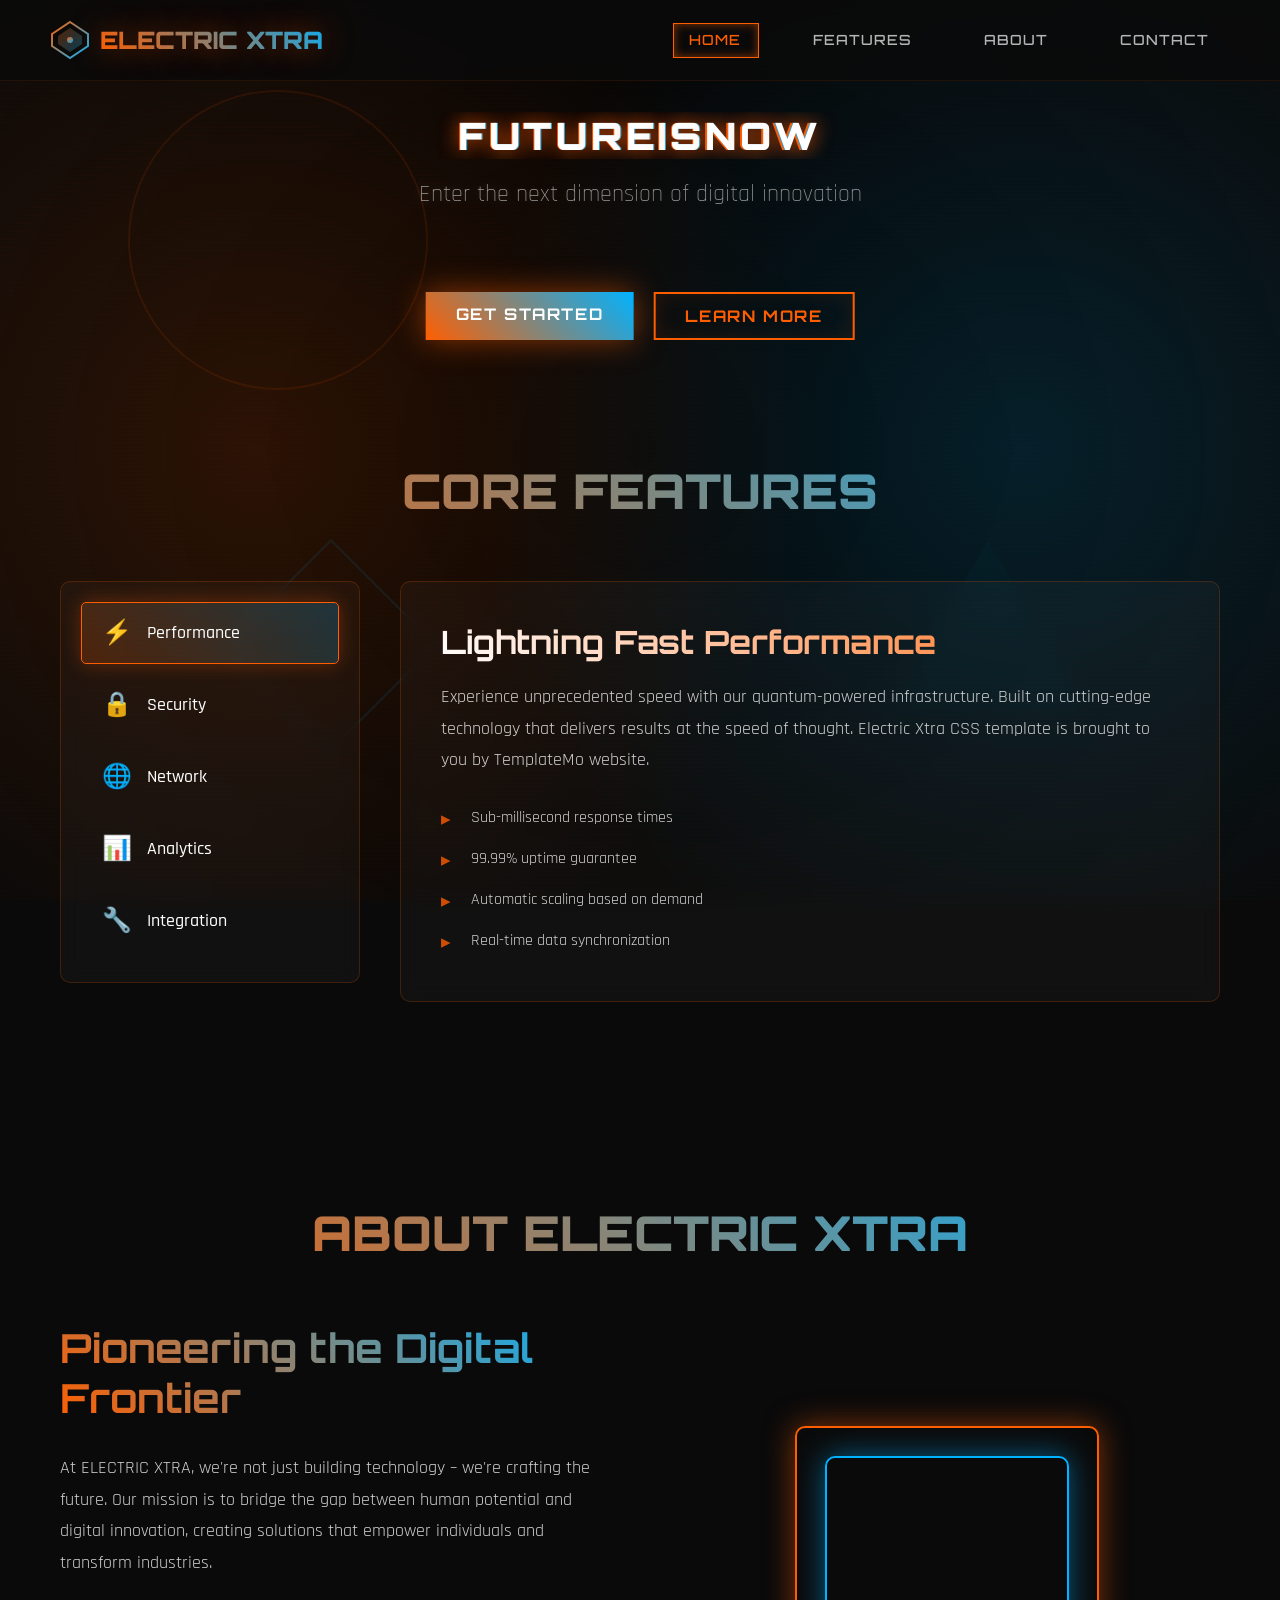
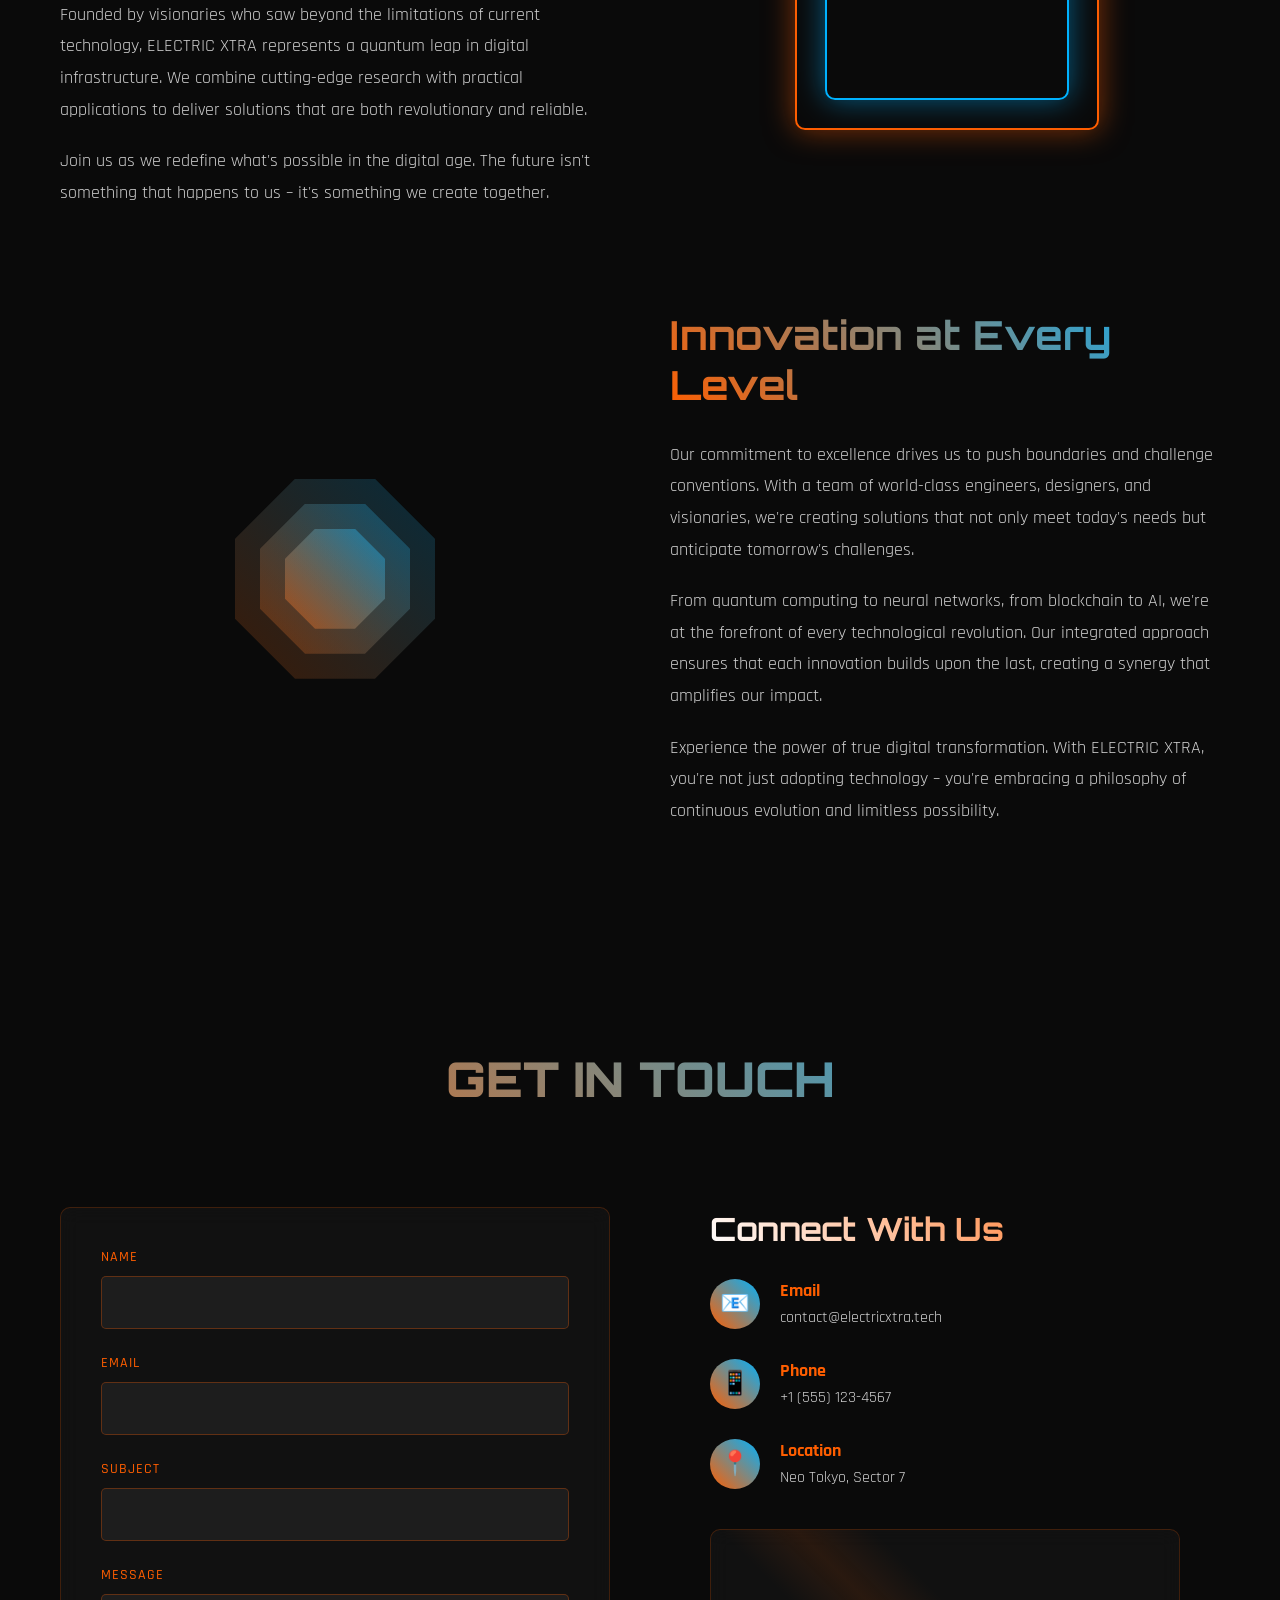
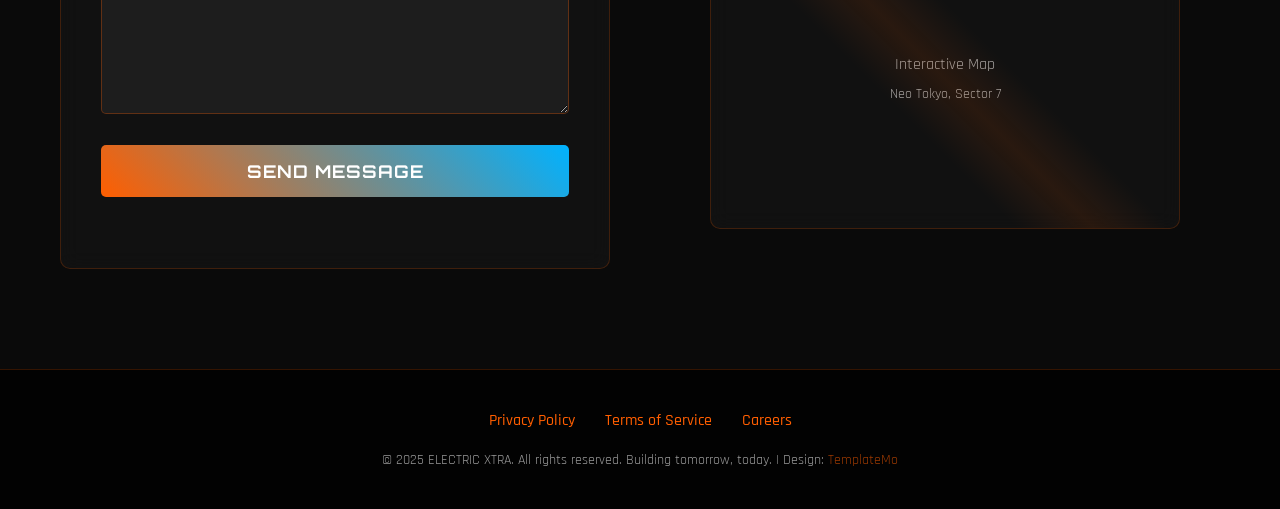
<file: wwwroot/index.html>
<!DOCTYPE html>
<html lang="en">
<head>
    <meta charset="UTF-8">
    <meta name="viewport" content="width=device-width, initial-scale=1.0">
    <title>ELECTRIC XTRA - Cyberpunk Landing Page by TemplateMo</title>
    <link href="https://fonts.googleapis.com/css2?family=Orbitron:wght@400;700;900&family=Rajdhani:wght@300;400;500;700&display=swap" rel="stylesheet">
    <link href="templatemo-electric-xtra.css" rel="stylesheet">
<!--

TemplateMo 596 Electric Xtra

https://templatemo.com/tm-596-electric-xtra

-->
</head>
<body>
    <!-- Animated Grid Background -->
    <div class="grid-bg"></div>
    <div class="gradient-overlay"></div>
    <div class="scanlines"></div>

    <!-- Animated Shapes -->
    <div class="shapes-container">
        <div class="shape shape-circle"></div>
        <div class="shape shape-triangle"></div>
        <div class="shape shape-square"></div>
    </div>

    <!-- Floating Particles -->
    <div id="particles"></div>

    <!-- Navigation -->
    <nav id="navbar">
        <div class="nav-container">
            <a href="#home" class="logo-link">
                <svg class="logo-svg" viewBox="0 0 40 40" xmlns="http://www.w3.org/2000/svg">
                    <defs>
                        <linearGradient id="logoGradient" x1="0%" y1="0%" x2="100%" y2="100%">
                            <stop offset="0%" style="stop-color:#FF5E00;stop-opacity:1" />
                            <stop offset="100%" style="stop-color:#00B2FF;stop-opacity:1" />
                        </linearGradient>
                    </defs>
                    <polygon points="20,2 38,14 38,26 20,38 2,26 2,14" fill="none" stroke="url(#logoGradient)" stroke-width="2"/>
                    <polygon points="20,8 32,16 32,24 20,32 8,24 8,16" fill="url(#logoGradient)" opacity="0.3"/>
                    <circle cx="20" cy="20" r="3" fill="url(#logoGradient)"/>
                </svg>
                <span class="logo-text">ELECTRIC XTRA</span>
            </a>
            <ul class="nav-links" id="navLinks">
                <li><a href="#home" class="nav-link">Home</a></li>
                <li><a href="#features" class="nav-link">Features</a></li>
                <li><a href="#about" class="nav-link">About</a></li>
                <li><a href="#contact" class="nav-link">Contact</a></li>
            </ul>
            <div class="menu-toggle" id="menuToggle">
                <span></span>
                <span></span>
                <span></span>
            </div>
        </div>
    </nav>

    <!-- Hero Section -->
    <section class="hero" id="home">
        <div class="hero-content">
            <div class="text-rotator">
                <div class="text-set active">
                    <h1 class="glitch-text" data-text="FUTURE IS NOW">FUTURE IS NOW</h1>
                    <p class="subtitle">Enter the next dimension of digital innovation</p>
                </div>
                <div class="text-set">
                    <h1 class="glitch-text" data-text="BEYOND LIMITS">BEYOND LIMITS</h1>
                    <p class="subtitle">Where technology meets infinite possibilities</p>
                </div>
                <div class="text-set">
                    <h1 class="glitch-text" data-text="ELECTRIC DREAMS">ELECTRIC DREAMS</h1>
                    <p class="subtitle">Powering tomorrow's digital revolution today</p>
                </div>
            </div>
        </div>
        <div class="cta-container">
            <a href="#features" class="cta-button cta-primary">Get Started</a>
            <a href="#about" class="cta-button cta-secondary">Learn More</a>
        </div>
    </section>

    <!-- Features Section with Tabs -->
    <section class="features" id="features">
        <h2 class="section-title">Core Features</h2>
        <div class="features-container">
            <div class="feature-tabs">
                <div class="tab-item active" data-tab="performance">
                    <span class="tab-icon">⚡</span>
                    <span>Performance</span>
                </div>
                <div class="tab-item" data-tab="security">
                    <span class="tab-icon">🔒</span>
                    <span>Security</span>
                </div>
                <div class="tab-item" data-tab="network">
                    <span class="tab-icon">🌐</span>
                    <span>Network</span>
                </div>
                <div class="tab-item" data-tab="analytics">
                    <span class="tab-icon">📊</span>
                    <span>Analytics</span>
                </div>
                <div class="tab-item" data-tab="integration">
                    <span class="tab-icon">🔧</span>
                    <span>Integration</span>
                </div>
            </div>
            <div class="feature-content">
                <div class="content-panel active" id="performance">
                    <h3>Lightning Fast Performance</h3>
                    <p>Experience unprecedented speed with our quantum-powered infrastructure. Built on cutting-edge technology that delivers results at the speed of thought. Electric Xtra CSS template is brought to you by TemplateMo website.</p>
                    <ul class="feature-list">
                        <li>Sub-millisecond response times</li>
                        <li>99.99% uptime guarantee</li>
                        <li>Automatic scaling based on demand</li>
                        <li>Real-time data synchronization</li>
                    </ul>
                </div>
                <div class="content-panel" id="security">
                    <h3>Military-Grade Security</h3>
                    <p>Your data is protected by the most advanced encryption protocols available. Multi-layered security ensures complete protection against cyber threats. You may tell your friends about TemplateMo free css website and how easy it is.</p>
                    <ul class="feature-list">
                        <li>256-bit AES encryption</li>
                        <li>Biometric authentication</li>
                        <li>Zero-knowledge architecture</li>
                        <li>Real-time threat detection</li>
                        <li>Automated security updates</li>
                    </ul>
                </div>
                <div class="content-panel" id="network">
                    <h3>Global Neural Network</h3>
                    <p>Connect to our worldwide infrastructure that spans across continents. Seamless integration with existing systems and future-proof architecture.</p>
                    <ul class="feature-list">
                        <li>200+ global data centers</li>
                        <li>Intelligent routing algorithms</li>
                        <li>Cross-platform compatibility</li>
                        <li>5G and satellite connectivity</li>
                        <li>Decentralized architecture</li>
                    </ul>
                </div>
                <div class="content-panel" id="analytics">
                    <h3>Advanced Analytics</h3>
                    <p>Harness the power of AI-driven insights to make data-driven decisions. Real-time analytics and predictive modeling at your fingertips.</p>
                    <ul class="feature-list">
                        <li>Machine learning algorithms</li>
                        <li>Predictive analytics</li>
                        <li>Custom dashboard creation</li>
                        <li>Real-time data visualization</li>
                        <li>Automated reporting</li>
                    </ul>
                </div>
                <div class="content-panel" id="integration">
                    <h3>Seamless Integration</h3>
                    <p>Connect with thousands of apps and services through our universal API. Built to work with your existing tools and workflows.</p>
                    <ul class="feature-list">
                        <li>RESTful API architecture</li>
                        <li>WebSocket support</li>
                        <li>SDK for major platforms</li>
                        <li>One-click integrations</li>
                        <li>Custom webhook support</li>
                    </ul>
                </div>
            </div>
        </div>
    </section>

    <!-- About Section -->
    <section class="about" id="about">
        <h2 class="section-title">About Electric Xtra</h2>
        <div class="about-content">
            <div class="about-text">
                <h2>Pioneering the Digital Frontier</h2>
                <p>At ELECTRIC XTRA, we're not just building technology – we're crafting the future. Our mission is to bridge the gap between human potential and digital innovation, creating solutions that empower individuals and transform industries.</p>
                <p>Founded by visionaries who saw beyond the limitations of current technology, ELECTRIC XTRA represents a quantum leap in digital infrastructure. We combine cutting-edge research with practical applications to deliver solutions that are both revolutionary and reliable.</p>
                <p>Join us as we redefine what's possible in the digital age. The future isn't something that happens to us – it's something we create together.</p>
            </div>
            <div class="about-visual">
                <div class="about-graphic"></div>
            </div>
        </div>
        
        <!-- Second row with reversed layout -->
        <div class="about-content" style="margin-top: 80px;">
            <div class="about-visual">
                <div class="about-graphic-alt">
                    <div class="hexagon"></div>
                    <div class="hexagon"></div>
                    <div class="hexagon"></div>
                </div>
            </div>
            <div class="about-text">
                <h2>Innovation at Every Level</h2>
                <p>Our commitment to excellence drives us to push boundaries and challenge conventions. With a team of world-class engineers, designers, and visionaries, we're creating solutions that not only meet today's needs but anticipate tomorrow's challenges.</p>
                <p>From quantum computing to neural networks, from blockchain to AI, we're at the forefront of every technological revolution. Our integrated approach ensures that each innovation builds upon the last, creating a synergy that amplifies our impact.</p>
                <p>Experience the power of true digital transformation. With ELECTRIC XTRA, you're not just adopting technology – you're embracing a philosophy of continuous evolution and limitless possibility.</p>
            </div>
        </div>
    </section>

    <!-- Contact Section -->
    <section class="contact" id="contact">
        <h2 class="section-title">Get In Touch</h2>
        <div class="contact-container">
            <div class="contact-form">
                <form id="contactForm">
                    <div class="form-group">
                        <label for="name">Name</label>
                        <input type="text" id="name" name="name" required>
                    </div>
                    <div class="form-group">
                        <label for="email">Email</label>
                        <input type="email" id="email" name="email" required>
                    </div>
                    <div class="form-group">
                        <label for="subject">Subject</label>
                        <input type="text" id="subject" name="subject" required>
                    </div>
                    <div class="form-group">
                        <label for="message">Message</label>
                        <textarea id="message" name="message" required></textarea>
                    </div>
                    <button type="submit" class="submit-btn">Send Message</button>
                </form>
            </div>
            <div class="contact-info">
                <h3>Connect With Us</h3>
                <div class="info-item">
                    <div class="info-icon">📧</div>
                    <div class="info-details">
                        <h4>Email</h4>
                        <p>contact@electricxtra.tech</p>
                    </div>
                </div>
                <div class="info-item">
                    <div class="info-icon">📱</div>
                    <div class="info-details">
                        <h4>Phone</h4>
                        <p>+1 (555) 123-4567</p>
                    </div>
                </div>
                <div class="info-item">
                    <div class="info-icon">📍</div>
                    <div class="info-details">
                        <h4>Location</h4>
                        <p>Neo Tokyo, Sector 7</p>
                    </div>
                </div>
                <div class="map-container">
                    <div class="map-placeholder">
                        <p>Interactive Map</p>
                        <p style="font-size: 0.9rem; margin-top: 10px;">Neo Tokyo, Sector 7</p>
                    </div>
                    <div class="map-overlay"></div>
                </div>
            </div>
        </div>
    </section>

    <!-- Footer -->
    <footer>
        <div class="footer-content">
            <div class="footer-links">
                <a href="#privacy">Privacy Policy</a>
                <a href="#terms">Terms of Service</a>
                <a href="#careers">Careers</a>
            </div>
            <p class="copyright">© 2025 ELECTRIC XTRA. All rights reserved. Building tomorrow, today. | Design: <a href="https://templatemo.com" target="_blank" rel="nofollow noopener">TemplateMo</a></p>
        </div>
    </footer>
<script src="templatemo-electric-scripts.js"></script>
</body>
</html>
</file>
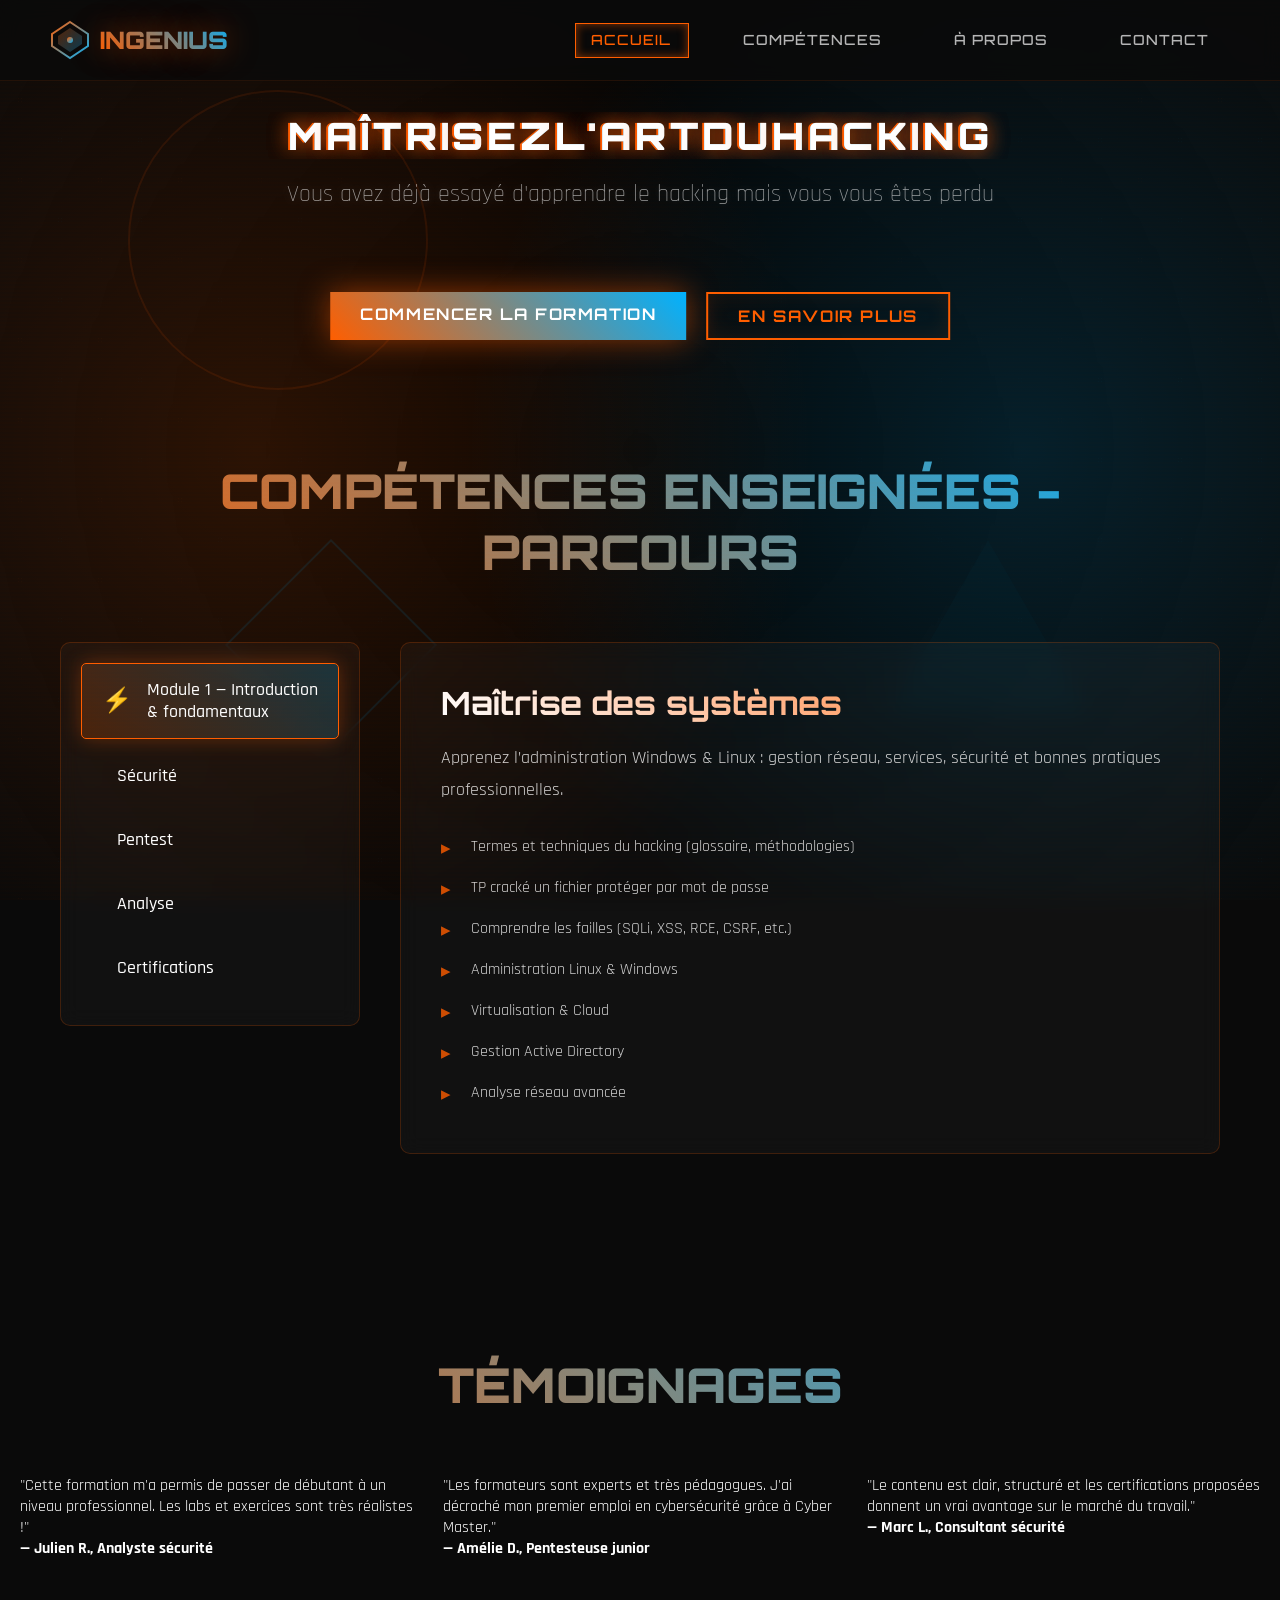
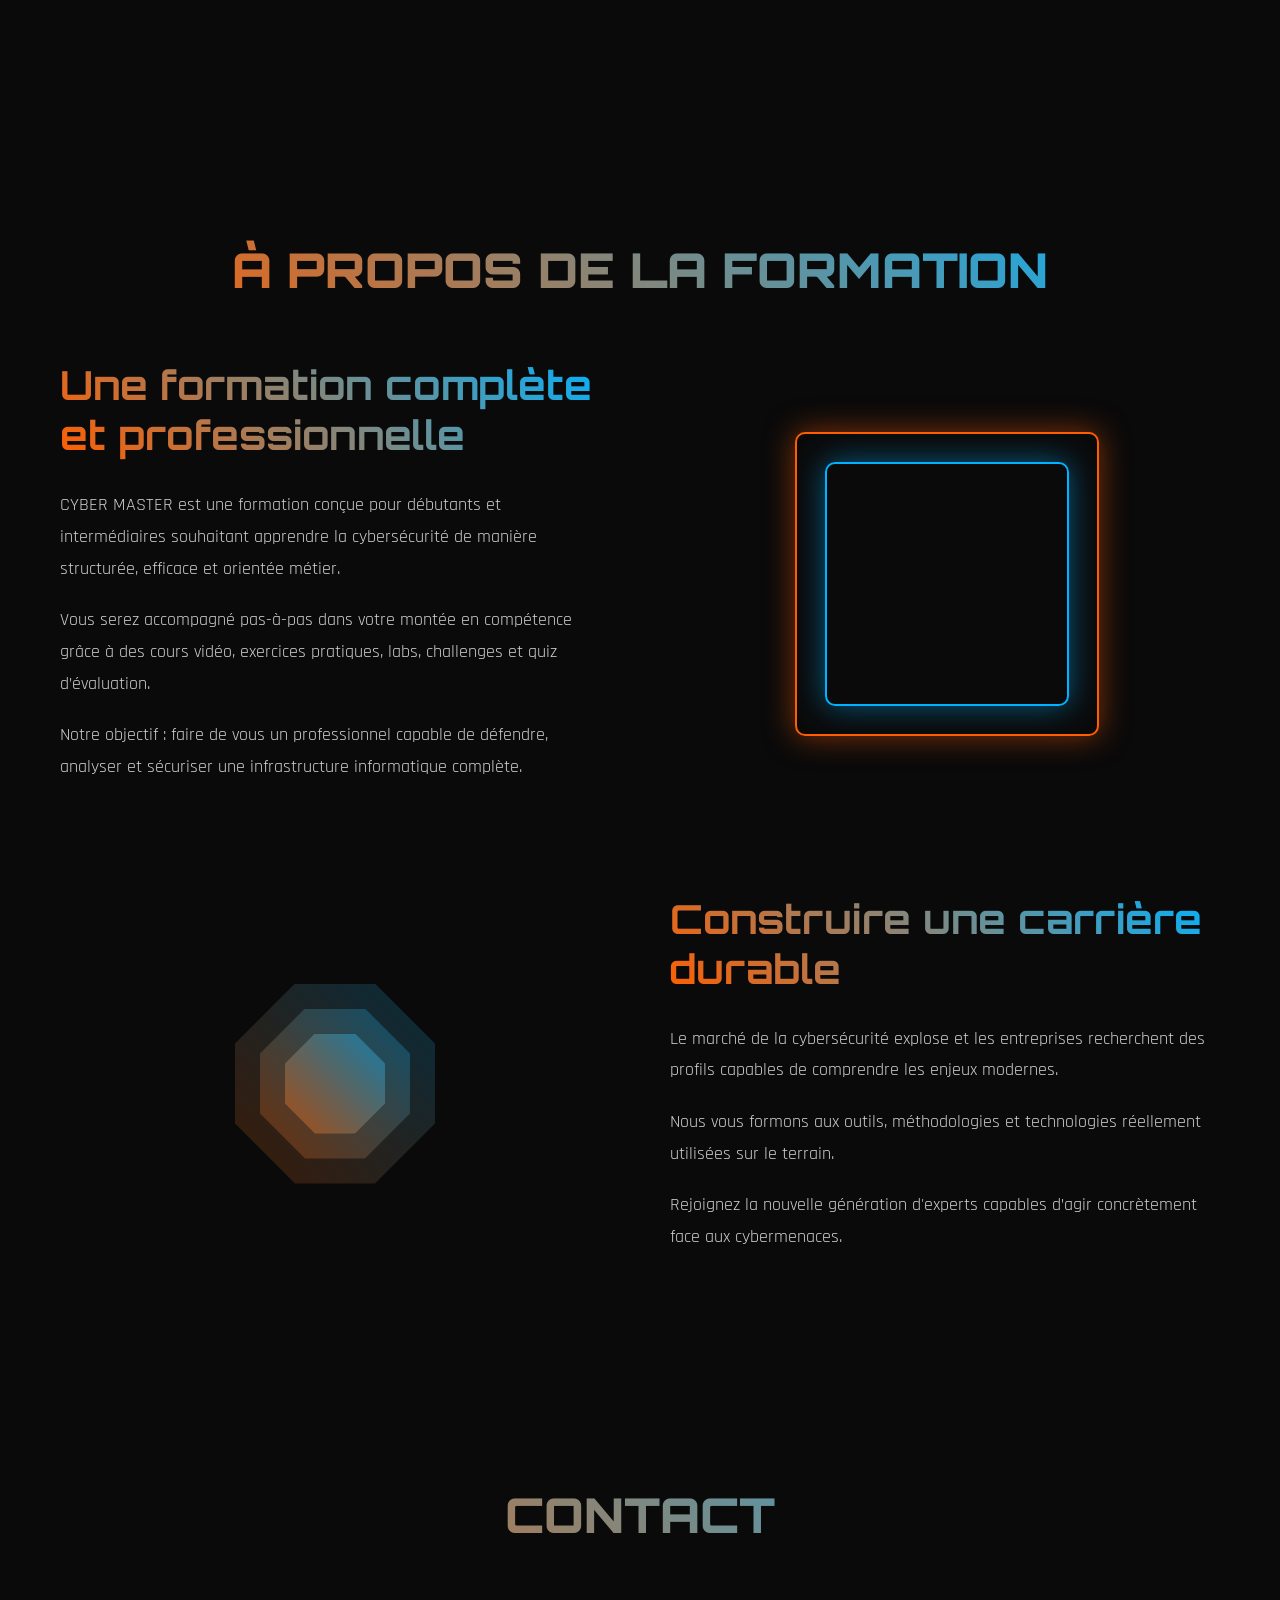
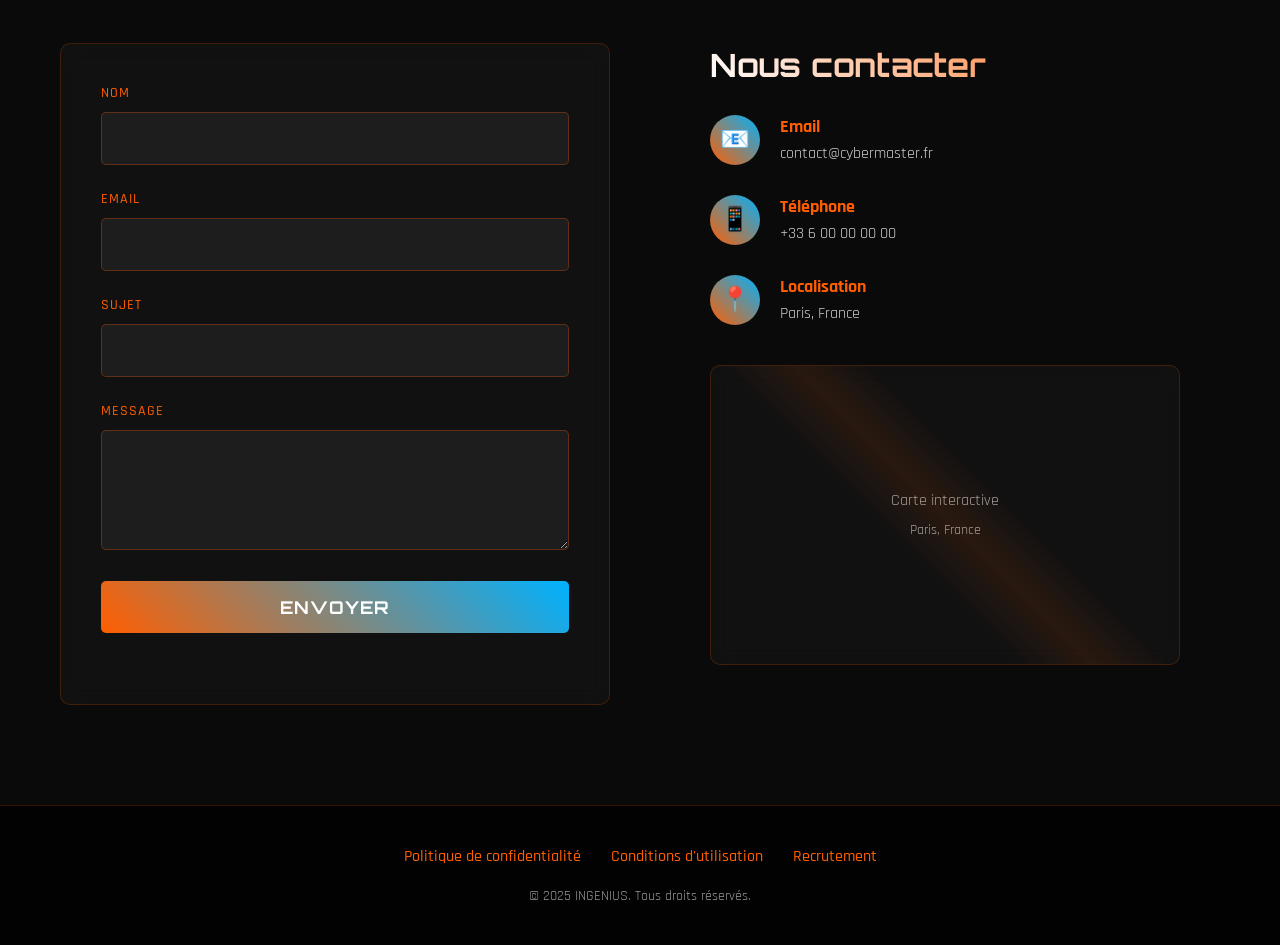
<file: wwwroot/indexfr.html>
<!DOCTYPE html>
<html lang="fr">
<head>
    <meta charset="UTF-8">
    <meta name="viewport" content="width=device-width, initial-scale=1.0">
    <title>INGENIUS - Formation Cybersécurité</title>
    <link href="https://fonts.googleapis.com/css2?family=Orbitron:wght@400;700;900&family=Rajdhani:wght@300;400;500;700&display=swap" rel="stylesheet">
    <link href="templatemo-electric-xtra.css" rel="stylesheet">
</head>
<body>
    <!-- Animated Grid Background -->
    <div class="grid-bg"></div>
    <div class="gradient-overlay"></div>
    <div class="scanlines"></div>

    <!-- Animated Shapes -->
    <div class="shapes-container">
        <div class="shape shape-circle"></div>
        <div class="shape shape-triangle"></div>
        <div class="shape shape-square"></div>
    </div>

    <!-- Floating Particles -->
    <div id="particles"></div>

    <!-- Navigation -->
    <nav id="navbar">
        <div class="nav-container">
            <a href="#home" class="logo-link">
                <svg class="logo-svg" viewBox="0 0 40 40" xmlns="http://www.w3.org/2000/svg">
                    <defs>
                        <linearGradient id="logoGradient" x1="0%" y1="0%" x2="100%" y2="100%">
                            <stop offset="0%" style="stop-color:#FF5E00;stop-opacity:1" />
                            <stop offset="100%" style="stop-color:#00B2FF;stop-opacity:1" />
                        </linearGradient>
                    </defs>
                    <polygon points="20,2 38,14 38,26 20,38 2,26 2,14" fill="none" stroke="url(#logoGradient)" stroke-width="2"/>
                    <polygon points="20,8 32,16 32,24 20,32 8,24 8,16" fill="url(#logoGradient)" opacity="0.3"/>
                    <circle cx="20" cy="20" r="3" fill="url(#logoGradient)"/>
                </svg>
                <span class="logo-text">INGENIUS</span>
            </a>
            <ul class="nav-links" id="navLinks">
                <li><a href="#home" class="nav-link">Accueil</a></li>
                <li><a href="#features" class="nav-link">Compétences</a></li>
                <li><a href="#about" class="nav-link">À propos</a></li>
                <li><a href="#contact" class="nav-link">Contact</a></li>
            </ul>
            <div class="menu-toggle" id="menuToggle">
                <span></span><span></span><span></span>
            </div>
        </div>
    </nav>

    <!-- Hero Section -->
    <section class="hero" id="home">
        <div class="hero-content">
            <div class="text-rotator">
                <div class="text-set active">
                    <h1 class="glitch-text" data-text="DEVENEZ EXPERT CYBER">Maîtrisez l'art du hacking</h1>
                    <p class="subtitle">Vous avez déjà essayé d'apprendre le hacking mais vous vous êtes perdu</p>
                </div>
                <div class="text-set">
                    <h1 class="glitch-text" data-text="PROTÉGEZ LES ENTREPRISES">MONTÉ EN COMPÉTENCE</h1>
                    <p class="subtitle">Nos cours bien structuré offre un chemin clair vers la montée compétence.</p>
                </div>
                <div class="text-set">
                    <h1 class="glitch-text" data-text="HACKING ÉTHIQUE">PLONGE DANS L'ACTION AVEC DES EXERCICES PRATIQUES</h1>
                    <p class="subtitle">Une immersion dans les fondamentaux du hacking pour vous mettre dans la peau d'un hacker.</p>
                </div>
            </div>
        </div>
        <div class="cta-container">
            <a href="#features" class="cta-button cta-primary">Commencer la formation</a>
            <a href="#about" class="cta-button cta-secondary">En savoir plus</a>
        </div>
    </section>

    <!-- Features Section -->
    <section class="features" id="features">
        <h2 class="section-title">Compétences enseignées - Parcours</h2>
        <div class="features-container">
            <div class="feature-tabs">
                <div class="tab-item active" data-tab="performance"><span class="tab-icon">⚡</span><span>Module 1 — Introduction & fondamentaux</span></div>
                <div class="tab-item" data-tab="security"><span class="tab-icon"></span><span>Sécurité</span></div>
                <div class="tab-item" data-tab="network"><span class="tab-icon"></span><span>Pentest</span></div>
                <div class="tab-item" data-tab="analytics"><span class="tab-icon"></span><span>Analyse</span></div>
                <div class="tab-item" data-tab="integration"><span class="tab-icon"></span><span>Certifications</span></div>
            </div>

            <div class="feature-content">
                <div class="content-panel active" id="performance">
                    <h3>Maîtrise des systèmes</h3>
                    <p>Apprenez l’administration Windows & Linux : gestion réseau, services, sécurité et bonnes pratiques professionnelles.</p>
                    <ul class="feature-list">
                        <li>Termes et techniques du hacking (glossaire, méthodologies)</li>
                        <li>TP cracké un fichier protéger par mot de passe</li>
                        <li>Comprendre les failles (SQLi, XSS, RCE, CSRF, etc.)</li>
                        <li>Administration Linux & Windows</li>
                        <li>Virtualisation & Cloud</li>
                        <li>Gestion Active Directory</li>
                        <li>Analyse réseau avancée</li>
                    </ul>
                </div>

                <div class="content-panel" id="security">
                    <h3>Cybersécurité essentielle</h3>
                    <p>Les bases indispensables pour hacker des infrastructures et détecter les attaques.</p>
                    <ul class="feature-list">
                        <li>Chiffrement & authentification</li>
                        <li>Les outils indispensables (Nmap, Metasploit, Hydra, Burp, wfuzz, sqlmap…)</li>
                        <li>Scripting pour le développement de payload et l'automatisation</li>
                        <li>Gestion des vulnérabilités CVEs</li>
                    </ul>
                </div>

                <div class="content-panel" id="network">
                    <h3>Pentest & Hacking éthique</h3>
                    <p>Apprenez les techniques utilisées par les testeurs d’intrusion professionnels.</p>
                    <ul class="feature-list">
                        <li>Reconnaissance & scans</li>
                        <li>Exploitation de vulnérabilités</li>
                        <li>Privilege escalation</li>
                        <li>Rédaction de rapports pro</li>
                    </ul>
                </div>

                <div class="content-panel" id="analytics">
                    <h3>Analyse & Forensic</h3>
                    <p>Devenez capable d’analyser un incident et de retracer les actions de l’attaquant.</p>
                    <ul class="feature-list">
                        <li>Logs & SIEM</li>
                        <li>Analyse mémoire</li>
                        <li>OSINT avancé</li>
                        <li>Reverse engineering (base)</li>
                    </ul>
                </div>

                <div class="content-panel" id="integration">
                    <h3>Préparation Certifications</h3>
                    <p>Accompagnement pour les plus importantes certifications cybersécurité.</p>
                    <ul class="feature-list">
                        <li>CEH</li>
                        <li>Security+</li>
                        <li>ISO 27001</li>
                        <li>+ Bonus : conseils carrière</li>
                    </ul>
                </div>
            </div>
        </div>
    </section>

    <!-- Testimonials Section -->
    <section class="testimonials" id="testimonials">
        <h2 class="section-title">Témoignages</h2>
        <div class="testimonial-container">
            <div class="testimonial-item">
                <p>"Cette formation m'a permis de passer de débutant à un niveau professionnel. Les labs et exercices sont très réalistes !"</p>
                <h4>— Julien R., Analyste sécurité</h4>
            </div>
            <div class="testimonial-item">
                <p>"Les formateurs sont experts et très pédagogues. J'ai décroché mon premier emploi en cybersécurité grâce à Cyber Master."</p>
                <h4>— Amélie D., Pentesteuse junior</h4>
            </div>
            <div class="testimonial-item">
                <p>"Le contenu est clair, structuré et les certifications proposées donnent un vrai avantage sur le marché du travail."</p>
                <h4>— Marc L., Consultant sécurité</h4>
            </div>
        </div>
    </section>

    <!-- About Section -->
    <section class="about" id="about">
        <h2 class="section-title">À propos de la formation</h2>
        <div class="about-content">
            <div class="about-text">
                <h2>Une formation complète et professionnelle</h2>
                <p>CYBER MASTER est une formation conçue pour débutants et intermédiaires souhaitant apprendre la cybersécurité de manière structurée, efficace et orientée métier.</p>
                <p>Vous serez accompagné pas-à-pas dans votre montée en compétence grâce à des cours vidéo, exercices pratiques, labs, challenges et quiz d’évaluation.</p>
                <p>Notre objectif : faire de vous un professionnel capable de défendre, analyser et sécuriser une infrastructure informatique complète.</p>
            </div>
            <div class="about-visual"><div class="about-graphic"></div></div>
        </div>

        <div class="about-content" style="margin-top: 80px;">
            <div class="about-visual">
                <div class="about-graphic-alt">
                    <div class="hexagon"></div><div class="hexagon"></div><div class="hexagon"></div>
                </div>
            </div>
            <div class="about-text">
                <h2>Construire une carrière durable</h2>
                <p>Le marché de la cybersécurité explose et les entreprises recherchent des profils capables de comprendre les enjeux modernes.</p>
                <p>Nous vous formons aux outils, méthodologies et technologies réellement utilisées sur le terrain.</p>
                <p>Rejoignez la nouvelle génération d'experts capables d’agir concrètement face aux cybermenaces.</p>
            </div>
        </div>
    </section>

    <!-- Contact Section -->
    <section class="contact" id="contact">
        <h2 class="section-title">Contact</h2>
        <div class="contact-container">
            <div class="contact-form">
                <form id="contactForm">
                    <div class="form-group"><label for="name">Nom</label><input type="text" id="name" name="name" required></div>
                    <div class="form-group"><label for="email">Email</label><input type="email" id="email" name="email" required></div>
                    <div class="form-group"><label for="subject">Sujet</label><input type="text" id="subject" name="subject" required></div>
                    <div class="form-group"><label for="message">Message</label><textarea id="message" name="message" required></textarea></div>
                    <button type="submit" class="submit-btn">Envoyer</button>
                </form>
            </div>

            <div class="contact-info">
                <h3>Nous contacter</h3>
                <div class="info-item"><div class="info-icon">📧</div><div class="info-details"><h4>Email</h4><p>contact@cybermaster.fr</p></div></div>
                <div class="info-item"><div class="info-icon">📱</div><div class="info-details"><h4>Téléphone</h4><p>+33 6 00 00 00 00</p></div></div>
                <div class="info-item"><div class="info-icon">📍</div><div class="info-details"><h4>Localisation</h4><p>Paris, France</p></div></div>
                <div class="map-container">
                    <div class="map-placeholder"><p>Carte interactive</p><p style="font-size: 0.9rem; margin-top: 10px;">Paris, France</p></div>
                    <div class="map-overlay"></div>
                </div>
            </div>
        </div>
    </section>

    <!-- Footer -->
    <footer>
        <div class="footer-content">
            <div class="footer-links">
                <a href="#privacy">Politique de confidentialité</a>
                <a href="#terms">Conditions d'utilisation</a>
                <a href="#careers">Recrutement</a>
            </div>
            <p class="copyright">© 2025 INGENIUS. Tous droits réservés.</p>
        </div>
    </footer>

<script src="templatemo-electric-scripts.js"></script>
</body>
</html>
</file>
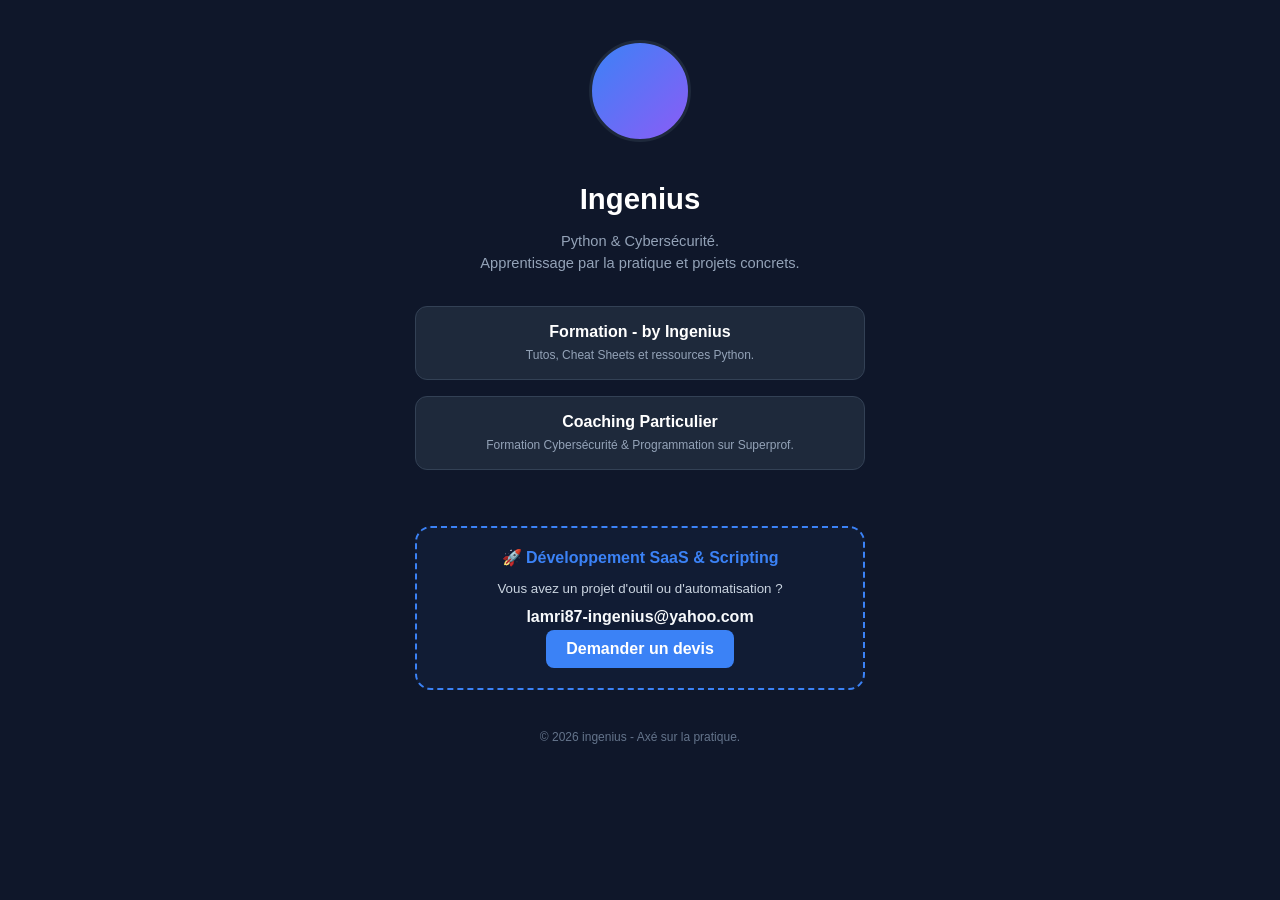
<file: wwwroot/linktree.html>
<!DOCTYPE html>
<html lang="fr">
<head>
    <meta charset="UTF-8">
    <meta name="viewport" content="width=device-width, initial-scale=1.0">
    <title>ProgFacil - Liens Utiles</title>
    <style>
        @page {
            size: A4;
            margin: 0;
            background-color: #0f172a;
        }
        body {
            margin: 0;
            padding: 0;
            font-family: 'Segoe UI', Roboto, Helvetica, Arial, sans-serif;
            background-color: #0f172a;
            color: #f8fafc;
            display: flex;
            flex-direction: column;
            align-items: center;
            min-height: 100vh;
        }
        .container {
            width: 100%;
            max-width: 450px;
            padding: 40px 20px;
            text-align: center;
        }
        .profile-img {
            width: 96px;
            height: 96px;
            border-radius: 50%;
            background: linear-gradient(135deg, #3b82f6, #8b5cf6);
            margin-bottom: 16px;
            display: inline-block;
            border: 3px solid #1e293b;
        }
        h1 {
            font-size: 22pt;
            margin-bottom: 8px;
            color: #ffffff;
        }
        .description {
            font-size: 11pt;
            color: #94a3b8;
            margin-bottom: 32px;
            line-height: 1.5;
        }
        .links-container {
            display: flex;
            flex-direction: column;
            gap: 16px;
        }
        .link-card {
            background-color: #1e293b;
            border: 1px solid #334155;
            border-radius: 12px;
            padding: 16px;
            text-decoration: none;
            color: #ffffff;
            transition: transform 0.2s;
            display: block;
        }
        .link-card:hover {
            border-color: #3b82f6;
            background-color: #26334d;
        }
        .link-title {
            font-weight: bold;
            font-size: 12pt;
            display: block;
            margin-bottom: 4px;
        }
        .link-subtitle {
            font-size: 9pt;
            color: #94a3b8;
        }
        .cta-section {
            margin-top: 40px;
            padding: 20px;
            border: 2px dashed #3b82f6;
            border-radius: 16px;
            background-color: rgba(59, 130, 246, 0.05);
        }
        .cta-title {
            color: #3b82f6;
            font-weight: bold;
            margin-bottom: 8px;
            display: block;
        }
        .footer {
            margin-top: auto;
            padding: 40px 0;
            font-size: 9pt;
            color: #64748b;
        }
    </style>
</head>
<body>
    <div class="container">
        <div class="profile-img"></div>
        <h1>Ingenius</h1>
        <p class="description"> Python & Cybersécurité.<br>Apprentissage par la pratique et projets concrets.</p>

        <div class="links-container">
            <a href="https://progfacil.fr/" class="link-card">
                <span class="link-title">Formation - by Ingenius</span>
                <span class="link-subtitle">Tutos, Cheat Sheets et ressources Python.</span>
            </a>

            <a href="https://www.superprof.fr/formateur-specialise-cybersecurite-propose-apprentissage-pratique-combinant-methodologies.html" class="link-card">
                <span class="link-title"> Coaching Particulier</span>
                <span class="link-subtitle">Formation Cybersécurité & Programmation sur Superprof.</span>
            </a>

            <div class="cta-section">
                <span class="cta-title">🚀 Développement SaaS & Scripting</span>
                <p style="font-size: 10pt; color: #cbd5e1; margin-bottom: 12px;">Vous avez un projet d'outil ou d'automatisation ?</p>
                <span class="link-title">lamri87-ingenius@yahoo.com</span>
                <a href="mailto:lamri87-ingenius@yahoo.com" style="background-color: #3b82f6; color: white; text-decoration: none; padding: 10px 20px; border-radius: 8px; font-weight: bold; display: inline-block;">Demander un devis</a>
            </div>
        </div>

        <div class="footer">
            © 2026 ingenius - Axé sur la pratique.
        </div>
    </div>
</body>
</html>
</file>
<file: wwwroot/templatemo-electric-xtra.css>
/*

TemplateMo 596 Electric Xtra

https://templatemo.com/tm-596-electric-xtra

*/

@charset "utf-8";

/* CSS Document */

* {
            margin: 0;
            padding: 0;
            box-sizing: border-box;
        }

        body {
            font-family: 'Rajdhani', sans-serif;
            background: #0a0a0a;
            color: #ffffff;
            overflow-x: hidden;
            position: relative;
            font-weight: 400;
        }

        .btn-primary {
            background: linear-gradient(135deg, #667eea 0%, #764ba2 100%);
            border: none;
            box-shadow: 0 4px 15px rgba(102, 126, 234, 0.3);
        }
        .btn {
            border-radius: 8px;
            font-weight: 600;
            padding: 0.6rem 1.2rem;
            transition: all 0.3s ease;
            text-transform: uppercase;
            letter-spacing: 0.5px;
        }

        #code {
            width: 650px;
        }

        /* Animated background with hexagon pattern */
        .grid-bg {
            position: fixed;
            top: 0;
            left: 0;
            width: 100%;
            height: 100%;
            background-image: 
                radial-gradient(circle at 25% 25%, transparent 2%, rgba(255, 94, 0, 0.03) 2%, rgba(255, 94, 0, 0.03) 3%, transparent 3%),
                radial-gradient(circle at 75% 75%, transparent 2%, rgba(0, 178, 255, 0.03) 2%, rgba(0, 178, 255, 0.03) 3%, transparent 3%);
            background-size: 80px 80px;
            animation: grid-move 30s linear infinite;
            z-index: -2;
        }

        /* Animated shapes */
        .shapes-container {
            position: fixed;
            width: 100%;
            height: 100%;
            pointer-events: none;
            z-index: -1;
        }

        .shape {
            position: absolute;
            opacity: 0.1;
        }

        .shape-circle {
            width: 300px;
            height: 300px;
            border: 2px solid #FF5E00;
            border-radius: 50%;
            top: 10%;
            left: 10%;
            animation: float-rotate 20s ease-in-out infinite;
        }

        .shape-triangle {
            width: 0;
            height: 0;
            border-left: 100px solid transparent;
            border-right: 100px solid transparent;
            border-bottom: 173px solid rgba(0, 178, 255, 0.2);
            top: 60%;
            right: 15%;
            animation: float-rotate 25s ease-in-out infinite reverse;
        }

        .shape-square {
            width: 150px;
            height: 150px;
            border: 2px solid #00B2FF;
            transform: rotate(45deg);
            bottom: 20%;
            left: 20%;
            animation: float-rotate 22s ease-in-out infinite;
        }

        @keyframes float-rotate {
            0%, 100% {
                transform: translateY(0) rotate(0deg) scale(1);
            }
            25% {
                transform: translateY(-30px) rotate(90deg) scale(1.1);
            }
            50% {
                transform: translateY(20px) rotate(180deg) scale(0.9);
            }
            75% {
                transform: translateY(-10px) rotate(270deg) scale(1.05);
            }
        }

        /* Gradient overlay */
        .gradient-overlay {
            position: fixed;
            top: 0;
            left: 0;
            width: 100%;
            height: 100%;
            background: radial-gradient(circle at 20% 50%, rgba(255, 94, 0, 0.15) 0%, transparent 50%),
                        radial-gradient(circle at 80% 50%, rgba(0, 178, 255, 0.15) 0%, transparent 50%),
                        radial-gradient(circle at 50% 50%, rgba(0, 0, 0, 0.8) 0%, transparent 100%);
            z-index: -1;
            animation: gradient-shift 10s ease-in-out infinite;
        }

        @keyframes gradient-shift {
            0%, 100% { transform: scale(1) rotate(0deg); }
            50% { transform: scale(1.1) rotate(180deg); }
        }

        @keyframes grid-move {
            0% { transform: translate(0, 0); }
            100% { transform: translate(80px, 80px); }
        }

        /* Floating particles */
        .particle {
            position: fixed;
            pointer-events: none;
            opacity: 0;
            z-index: 1;
        }

        .particle::before {
            content: '';
            position: absolute;
            width: 2px;
            height: 2px;
            background: #FF5E00;
            box-shadow: 0 0 10px #FF5E00, 0 0 20px #FF5E00;
            animation: float-up 15s linear infinite;
        }

        @keyframes float-up {
            0% {
                transform: translateY(100vh) rotate(0deg);
                opacity: 0;
            }
            10% {
                opacity: 1;
            }
            90% {
                opacity: 1;
            }
            100% {
                transform: translateY(-100vh) rotate(720deg);
                opacity: 0;
            }
        }

        /* Navigation */
        nav {
            position: fixed;
            top: 0;
            width: 100%;
            padding: 20px 50px;
            background: rgba(10, 10, 10, 0.8);
            backdrop-filter: blur(10px);
            z-index: 1000;
            transition: all 0.3s ease;
            border-bottom: 1px solid rgba(255, 94, 0, 0.1);
        }

        nav.scrolled {
            padding: 15px 50px;
            background: rgba(10, 10, 10, 0.95);
            box-shadow: 0 5px 30px rgba(255, 94, 0, 0.2);
        }

        .nav-container {
            max-width: 1200px;
            margin: 0 auto;
            display: flex;
            justify-content: space-between;
            align-items: center;
        }

        .logo-link {
            display: flex;
            align-items: center;
            text-decoration: none;
            gap: 10px;
        }

        .logo-svg {
            width: 40px;
            height: 40px;
        }

        .logo-text {
            font-family: 'Orbitron', monospace;
            font-size: 24px;
            font-weight: 900;
            background: linear-gradient(45deg, #FF5E00, #00B2FF);
            -webkit-background-clip: text;
            -webkit-text-fill-color: transparent;
            animation: glow 2s ease-in-out infinite;
            text-shadow: 0 0 30px rgba(255, 94, 0, 0.5);
        }

        @keyframes glow {
            0%, 100% { 
                filter: brightness(1);
                text-shadow: 0 0 30px rgba(255, 94, 0, 0.5);
            }
            50% { 
                filter: brightness(1.5);
                text-shadow: 0 0 40px rgba(255, 94, 0, 0.8);
            }
        }

        .nav-links {
            display: flex;
            gap: 30px;
            list-style: none;
        }

        .nav-links-ressources {
            display: flex;
            gap: 30px;
            list-style: none;
        }

        .nav-links li {
            padding: 5px;
        }

        .nav-links a {
            text-decoration: none;
            color: #ffffff;
            position: relative;
            transition: all 0.3s ease;
            padding: 8px 16px;
            font-family: 'Orbitron', monospace;
            font-weight: 500;
            font-size: 14px;
            text-transform: uppercase;
            letter-spacing: 1px;
            opacity: 0.7;
        }

        .links2 a {
            color: #ffffff;
            position: relative;
            transition: all 0.3s ease;
            padding: 8px 16px;
            font-family: 'Orbitron', monospace;
            font-weight: 500;
            font-size: 14px;
            text-transform: uppercase;
            letter-spacing: 1px;
            opacity: 0.7;
            display: block;
        }
        .links2 {
            list-style: none;
        }

        .nav-links a.active {
            opacity: 1;
            color: #FF5E00;
        }

        .nav-links a::before {
            content: '';
            position: absolute;
            top: 0;
            left: 0;
            width: 100%;
            height: 100%;
            border: 1px solid transparent;
            transition: all 0.3s ease;
        }

        .nav-links a:hover::before,
        .nav-links a.active::before {
            border-color: #FF5E00;
            box-shadow: inset 0 0 10px rgba(255, 94, 0, 0.5);
        }

        .nav-links a::after {

        }

        .nav-links a:hover::after,
        .nav-links a.active::after {
            width: 100%;
        }

        /* Mobile menu */
        .menu-toggle {
            display: none;
            flex-direction: column;
            cursor: pointer;
            gap: 4px;
        }

        .menu-toggle span {
            width: 25px;
            height: 2px;
            background: #FF5E00;
            transition: all 0.3s ease;
        }

        .menu-toggle.active span:nth-child(1) {
            transform: rotate(45deg) translate(5px, 5px);
        }

        .menu-toggle.active span:nth-child(2) {
            opacity: 0;
        }

        .menu-toggle.active span:nth-child(3) {
            transform: rotate(-45deg) translate(5px, -5px);
        }

        /* Hero Section */
        .hero {
            min-height: 40vh;
            display: flex;
            flex-direction: column;
            align-items: center;
            justify-content: center;
            position: relative;
        }

        .hero-content {
            text-align: center;
            animation: fade-in-up 1s ease-out;
            z-index: 10;
            width: 100%;
            flex: 1;
            display: flex;
            flex-direction: column;
            justify-content: center;
        }

        /* Text Rotator Styles */
        .text-rotator {
            position: relative;
            min-height: 100px;
            margin-bottom: 20px;
            display: flex;
            align-items: center;
            justify-content: center;
            width: 100%;
        }

        .text-set {
            position: absolute;
            width: 100%;
            opacity: 0;
            display: none;
        }

        .text-set.active {
            opacity: 1;
            display: block;
        }

        .glitch-text {
            font-family: 'Orbitron', monospace;
            font-size: clamp(0.98rem, 2.94vw, 2.4rem);
            font-weight: 900;
            position: relative;
            text-transform: uppercase;
            letter-spacing: 0.1em;
            text-shadow: 0 0 20px rgba(255, 94, 0, 0.5);
            overflow: hidden;
        }

        .char {
            display: inline-block;
            opacity: 0;
            transform: translateY(50px);
            animation: charFlyIn 0.5s ease-out forwards;
        }

        @keyframes charFlyIn {
            to {
                opacity: 1;
                transform: translateY(0);
            }
        }

        .char.out {
            animation: charFlyOut 0.3s ease-in forwards;
        }

        @keyframes charFlyOut {
            to {
                opacity: 0;
                transform: translateY(-30px) rotateX(90deg);
            }
        }

        .subtitle {
            font-size: 1.5rem;
            margin: 20px 0;
            opacity: 0;
            text-shadow: 0 0 10px rgba(255, 255, 255, 0.3);
            font-weight: 300;
        }

        .subtitle.visible {
            animation: subtitleFade 0.8s ease-out 0.5s forwards;
        }

        @keyframes subtitleFade {
            to {
                opacity: 0.6;
            }
        }

        @keyframes fade-in-up {
            from {
                opacity: 0;
                transform: translateY(30px);
            }
            to {
                opacity: 1;
                transform: translateY(0);
            }
        }

        .glitch-text {
            font-family: 'Orbitron', monospace;
            font-weight: 900;
            position: relative;
            text-transform: uppercase;
            letter-spacing: 0.1em;
            text-shadow: 0 0 20px rgba(255, 94, 0, 0.5);
        }

        .glitch-text::before,
        .glitch-text::after {
            content: attr(data-text);
            position: absolute;
            top: 0;
            left: 0;
            width: 100%;
            height: 100%;
        }

        .glitch-text::before {
            color: #FF5E00;
            z-index: -1;
            text-shadow: -2px 0 #FF5E00;
        }

        .glitch-text::after {
            animation: glitch-2 0.5s infinite;
            color: #00B2FF;
            z-index: -1;
        }

        @keyframes glitch-1 {
            0%, 100% { clip-path: inset(0 0 0 0); transform: translate(0); }
            20% { clip-path: inset(33% 0 33% 0); transform: translate(-2px); }
            40% { clip-path: inset(66% 0 0 0); transform: translate(2px); }
            60% { clip-path: inset(0 0 66% 0); transform: translate(1px); }
            80% { clip-path: inset(25% 0 50% 0); transform: translate(-1px); }
        }

        @keyframes glitch-2 {
            0%, 100% { clip-path: inset(0 0 0 0); transform: translate(0); }
            20% { clip-path: inset(50% 0 25% 0); transform: translate(2px); }
            40% { clip-path: inset(0 0 75% 0); transform: translate(-2px); }
            60% { clip-path: inset(75% 0 0 0); transform: translate(-1px); }
            80% { clip-path: inset(40% 0 40% 0); transform: translate(1px); }
        }

        .subtitle {
            font-size: 1.5rem;
            margin: 20px 0;
            opacity: 0.6;
            animation: fade-in 1s ease-out 0.5s both;
            text-shadow: 0 0 10px rgba(255, 255, 255, 0.3);
            font-weight: 300;
        }

        @keyframes fade-in {
            from { opacity: 0; }
            to { opacity: 0.6; }
        }

        .cta-container {
            position: absolute;
            bottom: 20px;
            left: 50%;
            transform: translateX(-50%);
            display: flex;
            gap: 20px;
            justify-content: center;
            flex-wrap: wrap;
            z-index: 100;
        }

        .cta-button {
            padding: 12px 30px;
            border: none;
            font-size: 1rem;
            cursor: pointer;
            position: relative;
            overflow: hidden;
            transition: all 0.3s ease;
            text-decoration: none;
            display: inline-block;
            text-transform: uppercase;
            letter-spacing: 0.1em;
            font-family: 'Orbitron', monospace;
            font-weight: 700;
        }

        .cta-primary {
            background: linear-gradient(45deg, #FF5E00, #00B2FF);
            color: white;
            animation: pulse 2s infinite;
            box-shadow: 0 0 30px rgba(255, 94, 0, 0.5);
        }

        @keyframes pulse {
            0%, 100% { 
                transform: scale(1);
                box-shadow: 0 0 30px rgba(255, 94, 0, 0.5);
            }
            50% { 
                transform: scale(1.05);
                box-shadow: 0 0 40px rgba(255, 94, 0, 0.8);
            }
        }

        .cta-secondary {
            background: transparent;
            color: #FF5E00;
            border: 2px solid #FF5E00;
            box-shadow: inset 0 0 20px rgba(255, 94, 0, 0.1);
        }

        .cta-button::before {
            content: '';
            position: absolute;
            top: 50%;
            left: 50%;
            width: 0;
            height: 0;
            background: rgba(255, 255, 255, 0.2);
            border-radius: 50%;
            transform: translate(-50%, -50%);
            transition: width 0.6s, height 0.6s;
        }

        .cta-button:hover::before {
            width: 300px;
            height: 300px;
        }

        .cta-secondary:hover {
            background: rgba(255, 94, 0, 0.1);
            color: white;
            transform: translateY(-2px);
            box-shadow: 0 10px 40px rgba(255, 94, 0, 0.4), inset 0 0 30px rgba(255, 94, 0, 0.2);
            border-color: #ffffff;
        }

        /* Features Section with Tabs */
        .features {
            padding: 100px 20px;
            max-width: 1200px;
            margin: 0 auto;
            position: relative;
        }

        .section-title {
            font-family: 'Orbitron', monospace;
            font-size: 3rem;
            font-weight: 900;
            text-align: center;
            margin-bottom: 60px;
            background: linear-gradient(45deg, #FF5E00, #00B2FF);
            -webkit-background-clip: text;
            -webkit-text-fill-color: transparent;
            text-transform: uppercase;
        }

        .features-container {
            display: grid;
            grid-template-columns: 300px 1fr;
            gap: 40px;
            align-items: start;
        }

        .feature-tabs {
            background: rgba(255, 255, 255, 0.03);
            border: 1px solid rgba(255, 94, 0, 0.2);
            border-radius: 10px;
            padding: 20px;
            backdrop-filter: blur(10px);
        }

        .tab-item {
            padding: 15px 20px;
            margin-bottom: 10px;
            cursor: pointer;
            border: 1px solid transparent;
            border-radius: 5px;
            transition: all 0.3s ease;
            font-weight: 500;
            display: flex;
            align-items: center;
            gap: 15px;
            font-size: 1.1rem;
        }

        .tab-item:hover {
            background: rgba(255, 94, 0, 0.1);
            border-color: rgba(255, 94, 0, 0.3);
        }

        .tab-item.active {
            background: linear-gradient(45deg, rgba(255, 94, 0, 0.2), rgba(0, 178, 255, 0.2));
            border-color: #FF5E00;
            box-shadow: 0 0 20px rgba(255, 94, 0, 0.3);
        }

        .tab-icon {
            font-size: 1.5rem;
        }

        .feature-content {
            background: rgba(255, 255, 255, 0.03);
            border: 1px solid rgba(255, 94, 0, 0.2);
            border-radius: 10px;
            padding: 40px;
            backdrop-filter: blur(10px);
            min-height: 400px;
        }

        .content-panel {
            display: none;
            animation: fadeIn 0.5s ease;
        }

        .content-panel.active {
            display: block;
        }

        .content-panel h3 {
            font-family: 'Orbitron', monospace;
            font-size: 2rem;
            margin-bottom: 20px;
            background: linear-gradient(45deg, #ffffff, #FF5E00);
            -webkit-background-clip: text;
            -webkit-text-fill-color: transparent;
        }

        .content-panel p {
            line-height: 1.8;
            opacity: 0.8;
            margin-bottom: 20px;
            font-size: 1.1rem;
        }

        .feature-list {
            list-style: none;
            margin-top: 20px;
        }

        .feature-list li {
            padding: 10px 0;
            padding-left: 30px;
            position: relative;
            opacity: 0.8;
        }

        .feature-list li::before {
            content: '▸';
            position: absolute;
            left: 0;
            color: #FF5E00;
            font-size: 1.2rem;
        }

        /* About Section */
        .about {
            padding: 100px 20px;
            max-width: 1200px;
            margin: 0 auto;
        }

        .about-content {
            display: grid;
            grid-template-columns: 1fr 1fr;
            gap: 60px;
            align-items: center;
        }

        .about-text h2 {
            font-family: 'Orbitron', monospace;
            font-size: 2.5rem;
            margin-bottom: 30px;
            background: linear-gradient(45deg, #FF5E00, #00B2FF);
            -webkit-background-clip: text;
            -webkit-text-fill-color: transparent;
        }

        .about-text p {
            line-height: 1.8;
            opacity: 0.8;
            margin-bottom: 20px;
            font-size: 1.1rem;
        }

        .about-visual {
            position: relative;
            height: 400px;
            display: flex;
            align-items: center;
            justify-content: center;
        }

        .about-graphic {
            width: 300px;
            height: 300px;
            position: relative;
            animation: float 6s ease-in-out infinite;
        }

        .about-graphic::before,
        .about-graphic::after {
            content: '';
            position: absolute;
            border: 2px solid #FF5E00;
            border-radius: 10px;
            box-shadow: 0 0 30px rgba(255, 94, 0, 0.5);
        }

        .about-graphic::before {
            width: 100%;
            height: 100%;
            animation: rotate 20s linear infinite;
        }

        .about-graphic::after {
            width: 80%;
            height: 80%;
            top: 10%;
            left: 10%;
            border-color: #00B2FF;
            animation: rotate 15s linear infinite reverse;
            box-shadow: 0 0 30px rgba(0, 178, 255, 0.5);
        }

        /* Alternative graphic for second row */
        .about-graphic-alt {
            width: 300px;
            height: 300px;
            position: relative;
            display: flex;
            align-items: center;
            justify-content: center;
            animation: float 6s ease-in-out infinite;
        }

        .hexagon {
            position: absolute;
            width: 100px;
            height: 100px;
            background: linear-gradient(45deg, #FF5E00, #00B2FF);
            opacity: 0.3;
            clip-path: polygon(30% 0%, 70% 0%, 100% 30%, 100% 70%, 70% 100%, 30% 100%, 0% 70%, 0% 30%);
        }

        .hexagon:nth-child(1) {
            width: 150px;
            height: 150px;
            animation: hexagon-rotate 8s linear infinite;
        }

        .hexagon:nth-child(2) {
            width: 100px;
            height: 100px;
            animation: hexagon-rotate 12s linear infinite reverse;
            opacity: 0.5;
        }

        .hexagon:nth-child(3) {
            width: 200px;
            height: 200px;
            animation: hexagon-rotate 15s linear infinite;
            opacity: 0.2;
        }

        @keyframes hexagon-rotate {
            0% { transform: rotate(0deg) scale(1); }
            50% { transform: rotate(180deg) scale(1.1); }
            100% { transform: rotate(360deg) scale(1); }
        }

        /* Testimonials Section */
        .testimonials {
            padding: 100px 20px;
            max-width: 1400px;
            margin: 0 auto;
            position: relative;
        }

        .testimonials .section-subtitle {
            text-align: center;
            color: rgba(255, 255, 255, 0.6);
            font-size: 1.2rem;
            margin-top: -10px;
            margin-bottom: 60px;
            font-weight: 300;
        }

        .testimonial-container {
            display: grid;
            grid-template-columns: repeat(auto-fit, minmax(350px, 1fr));
            gap: 30px;
            margin-bottom: 80px;
        }

        .testimonial-card {
            background: linear-gradient(135deg, rgba(15, 15, 35, 0.9), rgba(25, 25, 45, 0.8));
            border: 1px solid rgba(0, 178, 255, 0.3);
            border-radius: 20px;
            padding: 30px;
            position: relative;
            overflow: hidden;
            transition: all 0.4s cubic-bezier(0.4, 0, 0.2, 1);
            backdrop-filter: blur(10px);
        }

        .testimonial-card::before {
            content: '';
            position: absolute;
            top: 0;
            left: 0;
            right: 0;
            height: 4px;
            background: linear-gradient(90deg, #FF5E00, #00B2FF);
            transform: scaleX(0);
            transform-origin: left;
            transition: transform 0.4s ease;
        }

        .testimonial-card:hover {
            transform: translateY(-10px);
            border-color: rgba(255, 94, 0, 0.6);
            box-shadow: 
                0 20px 40px rgba(0, 178, 255, 0.2),
                0 0 50px rgba(255, 94, 0, 0.3),
                inset 0 0 30px rgba(0, 178, 255, 0.1);
        }

        .testimonial-card:hover::before {
            transform: scaleX(1);
        }

        .testimonial-card.featured {
            border: 2px solid rgba(255, 215, 0, 0.5);
            background: linear-gradient(135deg, rgba(25, 25, 45, 0.95), rgba(35, 35, 55, 0.9));
        }

        .testimonial-card.featured::before {
            background: linear-gradient(90deg, #FFD700, #FF5E00, #00B2FF);
        }

        .featured-badge {
            position: absolute;
            top: 20px;
            right: 20px;
            background: linear-gradient(135deg, #FFD700, #FFA500);
            color: #000;
            padding: 8px 15px;
            border-radius: 20px;
            font-size: 0.85rem;
            font-weight: 700;
            display: flex;
            align-items: center;
            gap: 6px;
            box-shadow: 0 0 20px rgba(255, 215, 0, 0.5);
            animation: pulse-gold 2s ease-in-out infinite;
        }

        @keyframes pulse-gold {
            0%, 100% {
                box-shadow: 0 0 20px rgba(255, 215, 0, 0.5);
            }
            50% {
                box-shadow: 0 0 30px rgba(255, 215, 0, 0.8);
            }
        }

        .testimonial-header {
            display: flex;
            align-items: center;
            gap: 20px;
            margin-bottom: 25px;
            position: relative;
            z-index: 1;
        }

        .testimonial-avatar {
            position: relative;
            width: 80px;
            height: 80px;
            flex-shrink: 0;
        }

        .avatar-circle {
            width: 80px;
            height: 80px;
            border-radius: 50%;
            background: linear-gradient(135deg, #FF5E00, #00B2FF);
            display: flex;
            align-items: center;
            justify-content: center;
            font-size: 2rem;
            color: #fff;
            position: relative;
            z-index: 2;
            box-shadow: 0 0 20px rgba(0, 178, 255, 0.5);
        }

        .avatar-glow {
            position: absolute;
            top: 50%;
            left: 50%;
            transform: translate(-50%, -50%);
            width: 100px;
            height: 100px;
            border-radius: 50%;
            background: radial-gradient(circle, rgba(0, 178, 255, 0.3), transparent);
            animation: avatar-pulse 2s ease-in-out infinite;
            z-index: 1;
        }

        @keyframes avatar-pulse {
            0%, 100% {
                transform: translate(-50%, -50%) scale(1);
                opacity: 0.6;
            }
            50% {
                transform: translate(-50%, -50%) scale(1.2);
                opacity: 0.3;
            }
        }

        .testimonial-meta {
            flex: 1;
        }

        .testimonial-name {
            font-family: 'Orbitron', sans-serif;
            font-size: 1.3rem;
            font-weight: 700;
            color: #00B2FF;
            margin-bottom: 5px;
            text-shadow: 0 0 10px rgba(0, 178, 255, 0.5);
        }

        .testimonial-role {
            color: rgba(255, 255, 255, 0.7);
            font-size: 1rem;
            margin-bottom: 8px;
        }

        .testimonial-rating {
            display: flex;
            gap: 4px;
        }

        .testimonial-rating i {
            color: #FFD700;
            font-size: 1rem;
            filter: drop-shadow(0 0 5px rgba(255, 215, 0, 0.5));
        }

        .testimonial-body {
            position: relative;
        }

        .quote-icon {
            position: absolute;
            top: -10px;
            left: -5px;
            font-size: 3rem;
            color: rgba(0, 178, 255, 0.2);
            z-index: 0;
        }

        .testimonial-text {
            font-size: 1.05rem;
            line-height: 1.8;
            color: rgba(255, 255, 255, 0.85);
            margin-bottom: 20px;
            position: relative;
            z-index: 1;
            font-weight: 300;
        }

        .testimonial-badge {
            display: inline-flex;
            align-items: center;
            gap: 8px;
            background: rgba(255, 94, 0, 0.2);
            border: 1px solid rgba(255, 94, 0, 0.4);
            padding: 8px 16px;
            border-radius: 25px;
            font-size: 0.9rem;
            color: #FF5E00;
            font-weight: 600;
        }

        .testimonial-badge i {
            font-size: 1rem;
        }

        /* Testimonial Stats */
        .testimonial-stats {
            display: grid;
            grid-template-columns: repeat(auto-fit, minmax(250px, 1fr));
            gap: 30px;
            margin-top: 60px;
        }

        .stat-item {
            background: linear-gradient(135deg, rgba(15, 15, 35, 0.8), rgba(25, 25, 45, 0.6));
            border: 1px solid rgba(0, 178, 255, 0.3);
            border-radius: 15px;
            padding: 40px 30px;
            text-align: center;
            position: relative;
            overflow: hidden;
            transition: all 0.3s ease;
        }

        .stat-item::before {
            content: '';
            position: absolute;
            top: 0;
            left: 0;
            right: 0;
            bottom: 0;
            background: linear-gradient(135deg, rgba(255, 94, 0, 0.1), rgba(0, 178, 255, 0.1));
            opacity: 0;
            transition: opacity 0.3s ease;
        }

        .stat-item:hover {
            transform: translateY(-5px);
            border-color: rgba(255, 94, 0, 0.6);
            box-shadow: 0 10px 30px rgba(0, 178, 255, 0.3);
        }

        .stat-item:hover::before {
            opacity: 1;
        }

        .stat-icon {
            font-size: 3rem;
            color: #00B2FF;
            margin-bottom: 15px;
            filter: drop-shadow(0 0 15px rgba(0, 178, 255, 0.6));
            transition: all 0.3s ease;
        }

        .stat-item:hover .stat-icon {
            color: #FF5E00;
            filter: drop-shadow(0 0 20px rgba(255, 94, 0, 0.8));
            transform: scale(1.1);
        }

        .stat-number {
            font-family: 'Orbitron', sans-serif;
            font-size: 3.5rem;
            font-weight: 900;
            background: linear-gradient(135deg, #FF5E00, #00B2FF);
            -webkit-background-clip: text;
            -webkit-text-fill-color: transparent;
            background-clip: text;
            margin-bottom: 10px;
            text-shadow: 0 0 30px rgba(0, 178, 255, 0.3);
        }

        .stat-number span {
            font-size: 2rem;
            opacity: 0.7;
        }

        .stat-label {
            font-size: 1.1rem;
            color: rgba(255, 255, 255, 0.7);
            font-weight: 500;
            text-transform: uppercase;
            letter-spacing: 1px;
        }

        /* Responsive Testimonials */
        @media (max-width: 768px) {
            .testimonial-container {
                grid-template-columns: 1fr;
            }

            .testimonial-stats {
                grid-template-columns: repeat(2, 1fr);
            }

            .stat-number {
                font-size: 2.5rem;
            }

            .testimonial-header {
                flex-direction: column;
                text-align: center;
            }

            .featured-badge {
                top: 10px;
                right: 10px;
                font-size: 0.75rem;
                padding: 6px 12px;
            }
        }

        /* Advantages Section */
        .advantages {
            padding: 100px 20px;
            max-width: 1400px;
            margin: 0 auto;
            background: rgba(0, 0, 0, 0.2);
        }

        .advantages-container {
            display: grid;
            grid-template-columns: repeat(auto-fit, minmax(350px, 1fr));
            gap: 40px;
            margin-top: 60px;
        }

        .advantage-item {
            background: rgba(255, 255, 255, 0.03);
            border: 1px solid rgba(255, 94, 0, 0.2);
            border-radius: 15px;
            padding: 40px 30px;
            text-align: center;
            backdrop-filter: blur(10px);
            transition: all 0.4s ease;
            position: relative;
            overflow: hidden;
        }

        .advantage-item::before {
            content: '';
            position: absolute;
            top: -50%;
            left: -50%;
            width: 200%;
            height: 200%;
            background: linear-gradient(45deg, transparent, rgba(255, 94, 0, 0.1), transparent);
            transform: rotate(45deg);
            transition: all 0.6s ease;
        }

        .advantage-item:hover::before {
            left: 100%;
        }

        .advantage-item:hover {
            transform: translateY(-10px);
            border-color: #FF5E00;
            box-shadow: 0 20px 50px rgba(255, 94, 0, 0.3);
        }

        .advantage-icon {
            font-size: 2.5rem;
            margin-bottom: 20px;
            filter: drop-shadow(0 0 20px rgba(255, 94, 0, 0.5));
        }

        .advantage-item h3 {
            font-family: 'Orbitron', monospace;
            font-size: 1.3rem;
            margin-bottom: 15px;
            background: linear-gradient(45deg, #ffffff, #FF5E00);
            -webkit-background-clip: text;
            -webkit-text-fill-color: transparent;
            min-height: 60px;
            display: flex;
            align-items: center;
            justify-content: center;
        }

        .advantage-item p {
            opacity: 0.8;
            line-height: 1.6;
            font-size: 1rem;
        }

        /* Contact Section */
        .contact {
            padding: 100px 20px;
            max-width: 1200px;
            margin: 0 auto;
        }

        .contact-container {
            display: grid;
            grid-template-columns: 1fr 1fr;
            gap: 60px;
        }

        .contact-form {
            background: rgba(255, 255, 255, 0.03);
            border: 1px solid rgba(255, 94, 0, 0.2);
            border-radius: 10px;
            padding: 40px;
            backdrop-filter: blur(10px);
            margin-top: 7%;
        }

        .form-group {
            margin-bottom: 25px;
        }

        .form-group label {
            display: block;
            margin-bottom: 10px;
            color: #FF5E00;
            font-weight: 500;
            text-transform: uppercase;
            font-size: 0.9rem;
            letter-spacing: 1px;
        }

        .form-group input,
        .form-group textarea {
            width: 100%;
            padding: 15px;
            background: rgba(255, 255, 255, 0.05);
            border: 1px solid rgba(255, 94, 0, 0.3);
            color: white;
            font-size: 1rem;
            border-radius: 5px;
            transition: all 0.3s ease;
            font-family: 'Rajdhani', sans-serif;
        }

        .form-group input:focus,
        .form-group textarea:focus {
            outline: none;
            border-color: #FF5E00;
            box-shadow: 0 0 20px rgba(255, 94, 0, 0.3);
            background: rgba(255, 255, 255, 0.08);
        }

        .form-group textarea {
            min-height: 120px;
            resize: vertical;
        }

        .submit-btn {
            width: 100%;
            padding: 15px;
            background: linear-gradient(45deg, #FF5E00, #00B2FF);
            color: white;
            border: none;
            border-radius: 5px;
            font-size: 1.1rem;
            font-weight: 700;
            text-transform: uppercase;
            letter-spacing: 1px;
            cursor: pointer;
            transition: all 0.3s ease;
            font-family: 'Orbitron', monospace;
        }

        .submit-btn:hover {
            transform: translateY(-2px);
            box-shadow: 0 10px 30px rgba(255, 94, 0, 0.5);
        }

        .contact-info {
            padding: 40px;
        }

        .contact-info h3 {
            font-family: 'Orbitron', monospace;
            font-size: 2rem;
            margin-bottom: 30px;
            background: linear-gradient(45deg, #ffffff, #FF5E00);
            -webkit-background-clip: text;
            -webkit-text-fill-color: transparent;
        }

        .info-item {
            margin-bottom: 30px;
            display: flex;
            align-items: center;
            gap: 20px;
        }

        .info-icon {
            width: 50px;
            height: 50px;
            background: linear-gradient(45deg, #FF5E00, #00B2FF);
            border-radius: 50%;
            display: flex;
            align-items: center;
            justify-content: center;
            font-size: 1.5rem;
        }

        .info-details h4 {
            color: #FF5E00;
            margin-bottom: 5px;
            font-size: 1.1rem;
        }

        .info-details p {
            opacity: 0.8;
        }

        /* Map Section */
        .map-container {
            margin-top: 40px;
            background: rgba(255, 255, 255, 0.03);
            border: 1px solid rgba(255, 94, 0, 0.2);
            border-radius: 10px;
            padding: 20px;
            backdrop-filter: blur(10px);
            height: 300px;
            display: flex;
            align-items: center;
            justify-content: center;
            position: relative;
            overflow: hidden;
        }

        .map-placeholder {
            text-align: center;
            opacity: 0.6;
        }

        .map-overlay {
            position: absolute;
            top: 0;
            left: 0;
            width: 100%;
            height: 100%;
            background: linear-gradient(45deg, transparent 40%, rgba(255, 94, 0, 0.1) 50%, transparent 60%);
            animation: scan 3s linear infinite;
        }

        /* subscribe and connect */
        .card-body
        {
            margin-block: 8%;
            text-align: center;
        }
        label.form-label {
            font-size: 2em;
        }

        @keyframes scan {
            0% { transform: translateX(-100%); }
            100% { transform: translateX(100%); }
        }

        /* Footer */
        footer {
            background: rgba(0, 0, 0, 0.8);
            border-top: 1px solid rgba(255, 94, 0, 0.2);
            padding: 40px 20px;
            text-align: center;
        }

        .footer-content {
            max-width: 1200px;
            margin: 0 auto;
        }

        .footer-links {
            display: flex;
            justify-content: center;
            gap: 30px;
            margin-bottom: 20px;
        }

        .footer-links a {
            color: #FF5E00;
            text-decoration: none;
            transition: all 0.3s ease;
            font-weight: 500;
        }

        .footer-links a:hover {
            color: #00B2FF;
            text-shadow: 0 0 10px currentColor;
        }

        .copyright {
            opacity: 0.6;
            font-size: 0.9rem;
        }

        .copyright a {
            color: #FF5E00;
            text-decoration: none;
            transition: all 0.3s ease;
        }

        .copyright a:hover {
            color: #00B2FF;
            text-shadow: 0 0 10px currentColor;
        }

        /* Scanlines effect */
        .scanlines {
            position: fixed;
            top: 0;
            left: 0;
            width: 100%;
            height: 100%;
            pointer-events: none;
            background: linear-gradient(
                transparent 50%,
                rgba(255, 94, 0, 0.01) 50%
            );
            background-size: 100% 4px;
            animation: scanlines 8s linear infinite;
            z-index: 2;
            pointer-events: none;
        }

        @keyframes scanlines {
            0% { transform: translateY(0); }
            100% { transform: translateY(10px); }
        }

        @keyframes fadeIn {
            from { opacity: 0; transform: translateY(20px); }
            to { opacity: 1; transform: translateY(0); }
        }

        @keyframes float {
            0%, 100% { 
                transform: translateY(0);
                box-shadow: 0 0 30px rgba(255, 94, 0, 0.5);
            }
            50% { 
                transform: translateY(-10px);
                box-shadow: 0 10px 40px rgba(255, 94, 0, 0.7);
            }
        }

        @keyframes rotate {
            0% { transform: rotate(0deg); }
            100% { transform: rotate(360deg); }
        }

        /* Responsive */
        @media (max-width: 768px) {
            nav {
                padding: 15px 20px;
            }

            .nav-links {
                position: fixed;
                top: 70px;
                left: -100%;
                width: 100%;
                height: calc(100vh - 70px);
                background: rgba(10, 10, 10, 0.95);
                flex-direction: column;
                align-items: center;
                justify-content: start;
                padding-top: 50px;
                transition: left 0.3s ease;
            }

            .nav-links.active {
                left: 0;
            }

            .menu-toggle {
                display: flex;
            }

            .hero-content {
                padding: 0 20px;
            }

            .glitch-text {
                font-size: clamp(1.2rem, 4.9vw, 2.4rem);
            }

            .text-rotator {
                min-height: 150px;
            }

            .subtitle {
                font-size: 1.2rem;
            }

            .cta-container {
                flex-direction: column;
                align-items: center;
            }

            .cta-button {
                width: 100%;
            }

            .features-container {
                grid-template-columns: 1fr;
            }

            .feature-tabs {
                display: block;
                padding: 20px;
                max-width: 100%;
            }

            .tab-item {
                width: 100%;
                margin-bottom: 10px;
            }

            .about-content,
            .contact-container {
                grid-template-columns: 1fr;
            }

            .advantages-container {
                grid-template-columns: 1fr;
            }

            .advantage-item {
                padding: 30px 20px;
            }

            .about-graphic {
                width: 200px;
                height: 200px;
            }

            .shape-circle,
            .shape-triangle,
            .shape-square {
                transform: scale(0.6);
            }
        }
</file>
